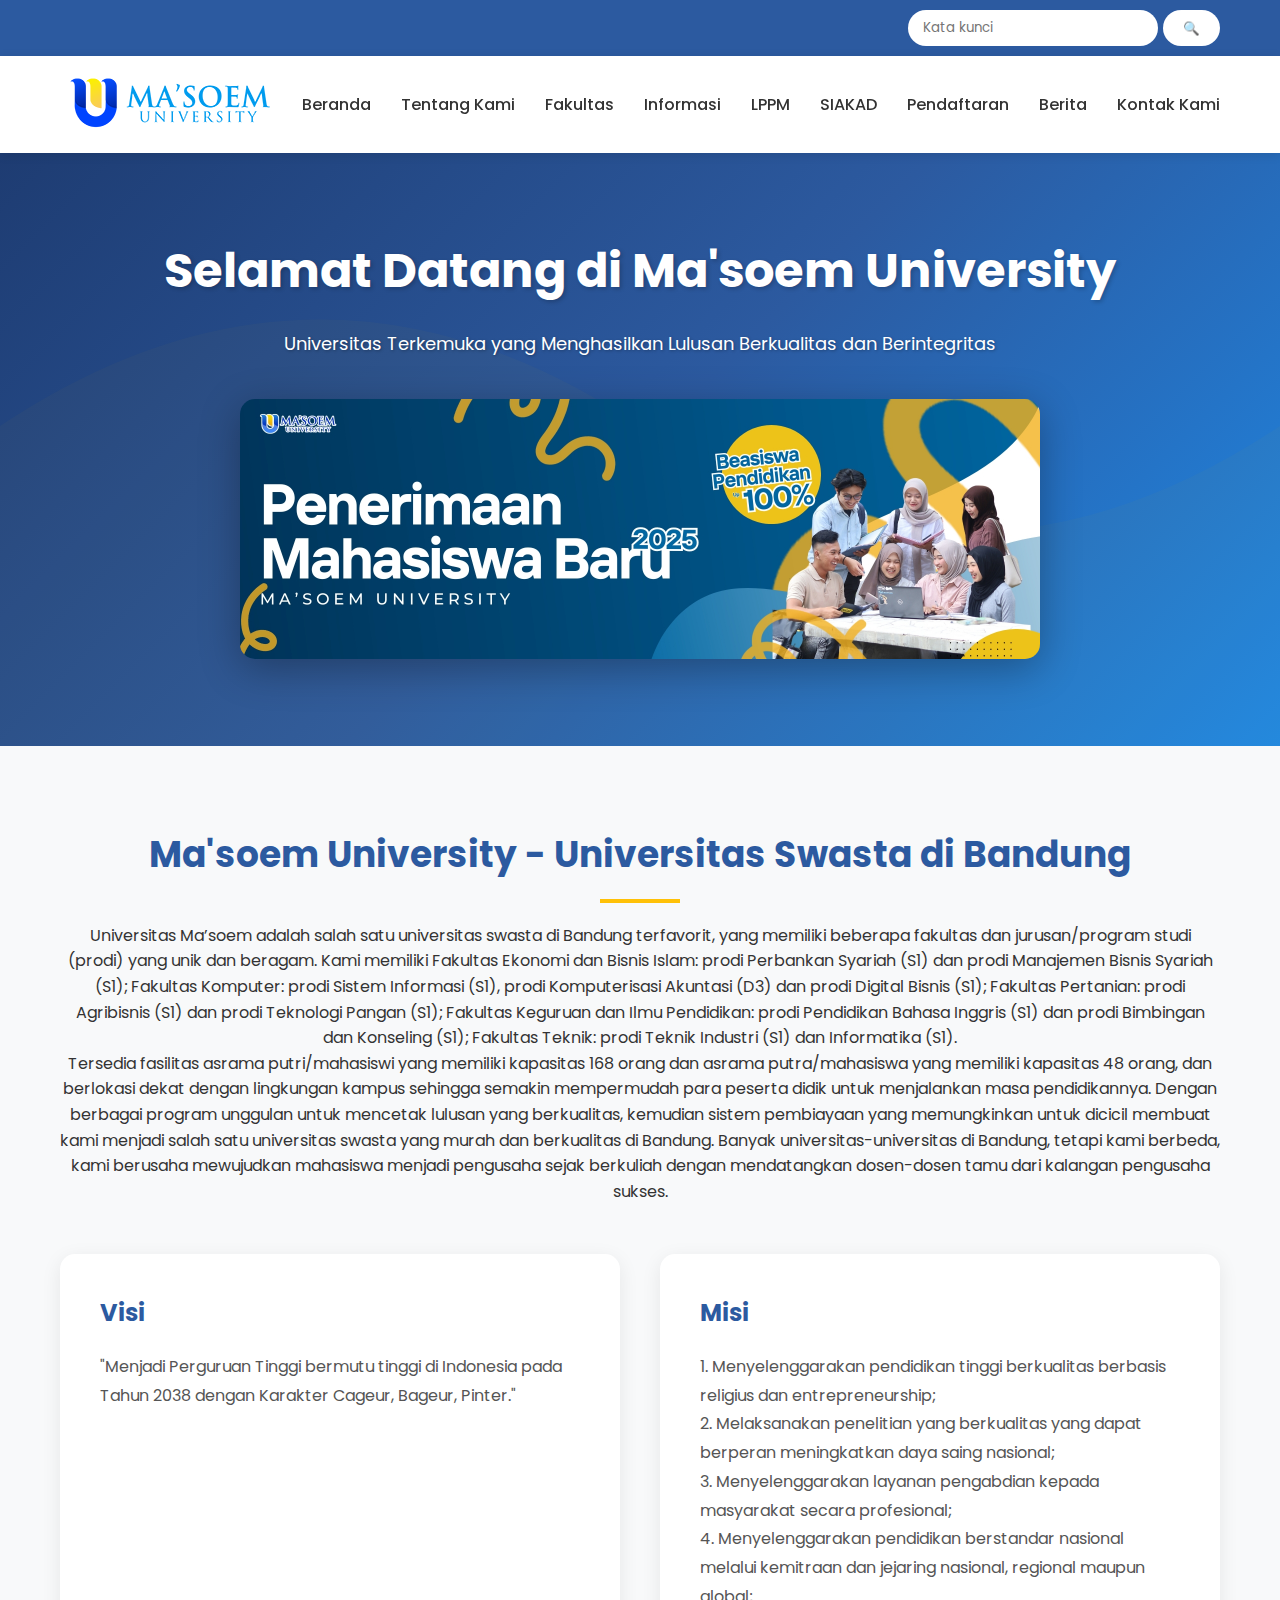
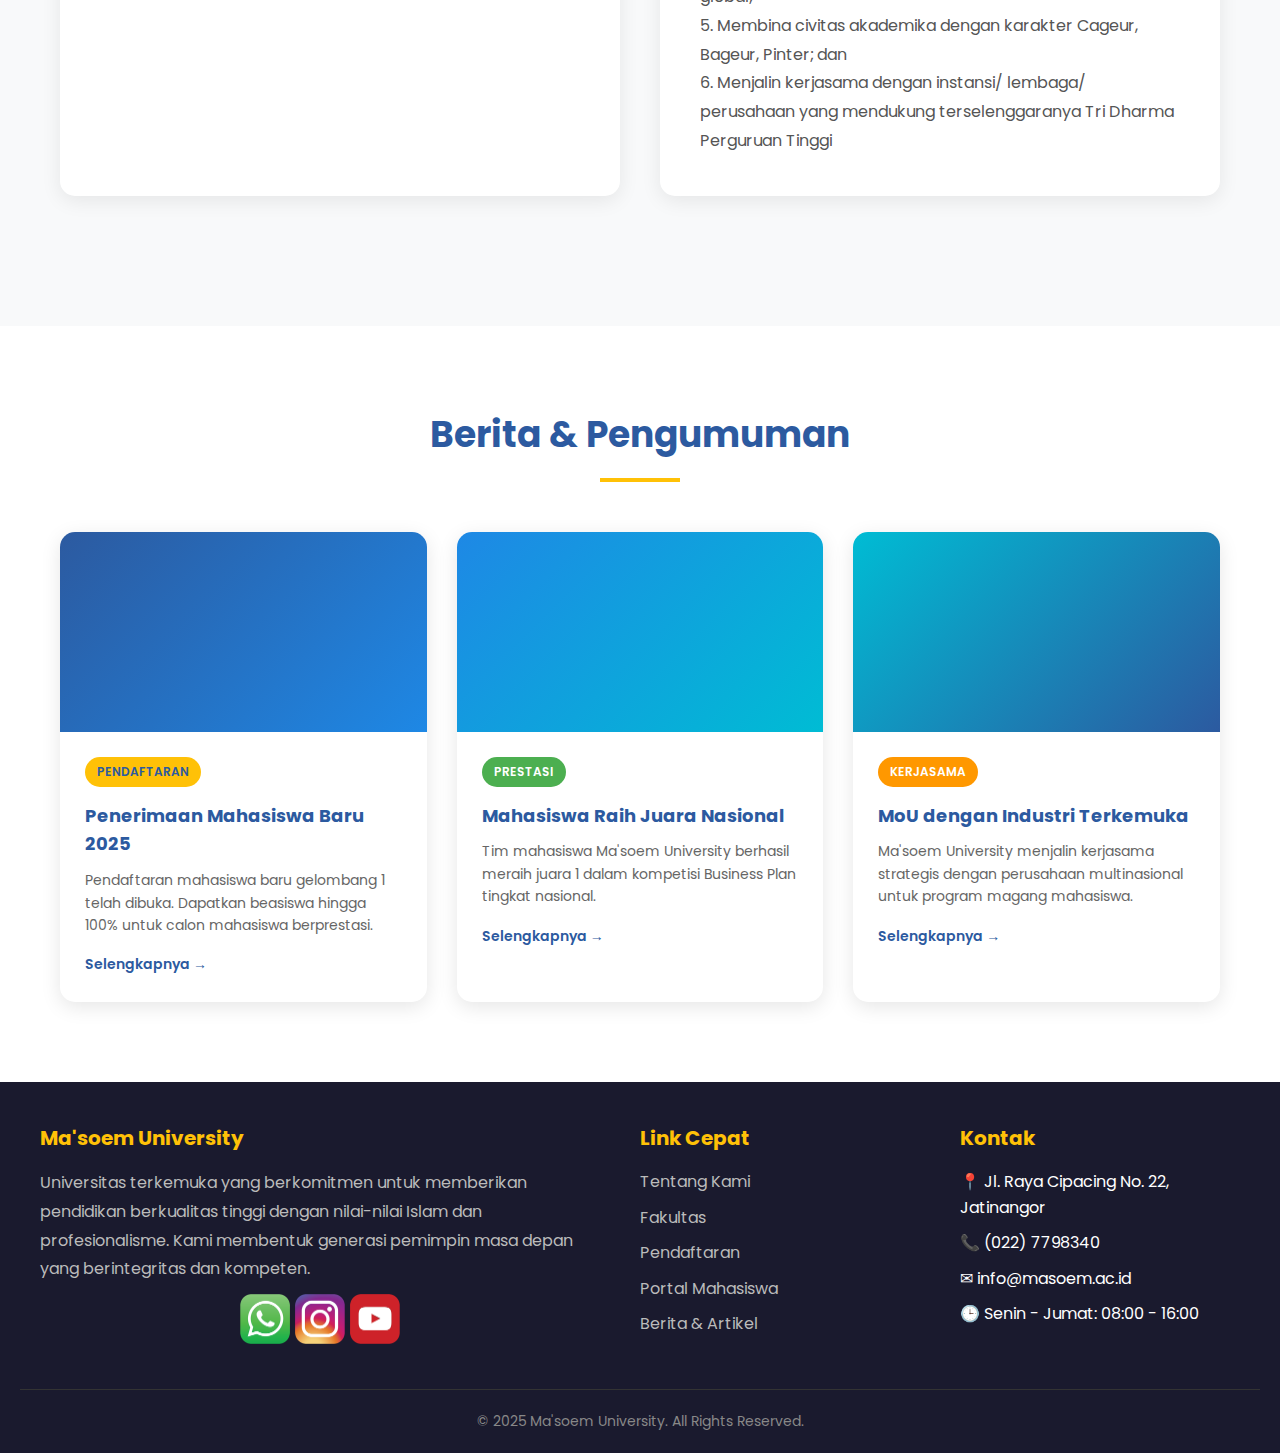
<file: index.html>
<!DOCTYPE html>
<html lang="id">
<head>
    <meta charset="UTF-8">
    <meta name="viewport" content="width=device-width, initial-scale=1.0">
    <title>Ma'soem University - Universitas Terkemuka</title>
    <link href="https://fonts.googleapis.com/css2?family=Poppins:wght@300;400;600;700&display=swap" rel="stylesheet">
    <link rel="stylesheet" href="style.css">
</head>
<body>
    <!-- TOP BAR: Bar atas dengan media sosial dan search -->
    <div class="top-bar">
        <div class="top-bar-content">
            <!-- Ikon Media Sosial -->
            <div class="social-icons">
                <a href="#" title="Twitter"></a>
                <a href="#" title="YouTube"></a>
                <a href="#" title="Instagram"> </a>
                <a href="#" title="Email"></a>
                <a href="#" title="WhatsApp"></a>
            </div>
            <!-- Kolom Pencarian -->
            <div class="search-box">
                <input type="text" placeholder="Kata kunci">
                <button>🔍</button>
            </div>
        </div>
    </div>

    <!-- HEADER: Logo dan Menu Navigasi -->
    <header>
        <div class="header-content">
            <!-- Logo Universitas -->
            <div class="logo">
                <div class="logo"></div>
                    <img src="logo.png" alt="Ma'soem University">
                <div class="logo-text">
                    
                </div>
            </div>
            <!-- Tombol Menu Mobile -->
            <div class="menu-toggle" onclick="toggleMenu()">
                <span></span>
                <span></span>
                <span></span>
            </div>
            <!-- Menu Navigasi -->
            <nav id="mainNav">
                <ul>
                    <li><a href="index.html">Beranda</a></li>
                    <li><a href="#tentang">Tentang Kami</a></li>
                    <li><a href="fakultas.html">Fakultas</a></li>
                    <li><a href="#informasi">Informasi</a></li>
                    <li><a href="#lppm">LPPM</a></li>
                    <li><a href="#siakad">SIAKAD</a></li>
                    <li><a href="#pendaftaran">Pendaftaran</a></li>
                    <li><a href="#berita">Berita</a></li>
                    <li><a href="#kontak">Kontak Kami</a></li>
                </ul>
            </nav>
        </div>
    </header>

    <!-- HERO SECTION: Banner utama dengan ilustrasi -->
    <section class="hero">
        <div class="hero-content">
            <div class=""></div>
            <h2>Selamat Datang di Ma'soem University</h2>
            <p class="hero-subtitle">
                Universitas Terkemuka yang Menghasilkan Lulusan Berkualitas dan Berintegritas
            </p>
            <!-- Ilustrasi Kampus -->
            <div class="hero-illustration">
                <img src= "Banner.jpg" alt="Ma'soem University">
            </div>
        </div>
    </section>

    <!-- SECTION TENTANG: Visi, Misi, dan Deskripsi -->
    <section class="about-section">
        <div class="container">
            <!-- Header Section -->
            <div class="section-header">
                <h2>Ma'soem University - Universitas Swasta di Bandung</h2>
                <div class="divider"></div>
                <p >
                    Universitas Ma’soem adalah salah satu universitas swasta di Bandung terfavorit, yang memiliki beberapa fakultas dan jurusan/program studi (prodi) yang unik dan beragam. Kami memiliki Fakultas Ekonomi dan Bisnis Islam: prodi Perbankan Syariah (S1) dan prodi Manajemen Bisnis Syariah (S1); Fakultas Komputer: prodi Sistem Informasi (S1), prodi Komputerisasi Akuntasi (D3) dan prodi Digital Bisnis (S1); Fakultas Pertanian: prodi Agribisnis (S1) dan prodi Teknologi Pangan (S1); Fakultas Keguruan dan Ilmu Pendidikan: prodi Pendidikan Bahasa Inggris (S1) dan prodi Bimbingan dan Konseling (S1); Fakultas Teknik: prodi Teknik Industri (S1) dan Informatika (S1).
                </p>
                <p>

                </p>
                <p>
                    Tersedia fasilitas asrama putri/mahasiswi yang memiliki kapasitas 168 orang dan asrama putra/mahasiswa yang memiliki kapasitas 48 orang, dan berlokasi dekat dengan lingkungan kampus sehingga semakin mempermudah para peserta didik untuk menjalankan masa pendidikannya. Dengan berbagai program unggulan untuk mencetak lulusan yang berkualitas, kemudian sistem pembiayaan yang memungkinkan untuk dicicil membuat kami menjadi salah satu universitas swasta yang murah dan berkualitas di Bandung. Banyak universitas-universitas di Bandung, tetapi kami berbeda, kami berusaha mewujudkan mahasiswa menjadi pengusaha sejak berkuliah dengan mendatangkan dosen-dosen tamu dari kalangan pengusaha sukses.
                </p>
            </div>
            
            <!-- Grid Visi & Misi -->
            <div class="visi-misi-grid">
                <!-- Card Visi -->
                <div class="info-card">
                    <h3>Visi</h3>
                    <p>
                        "Menjadi Perguruan Tinggi bermutu tinggi di Indonesia pada Tahun 2038 dengan Karakter Cageur, Bageur, Pinter."
                    </p>
                </div>
                
                <!-- Card Misi -->
                <div class="info-card">
                    <h3>Misi</h3>
                    <p>
                        1. Menyelenggarakan pendidikan tinggi berkualitas berbasis religius dan entrepreneurship;
                    <p> 
                        2. Melaksanakan penelitian yang berkualitas yang dapat berperan meningkatkan daya saing nasional;
                    </p>
                    <p> 
                        3. Menyelenggarakan layanan pengabdian kepada masyarakat secara profesional;
                    </p>
                    <p> 
                        4. Menyelenggarakan pendidikan berstandar nasional melalui kemitraan dan jejaring nasional, regional maupun global;
                    </p>
                    <p> 
                        5. Membina civitas akademika dengan karakter Cageur, Bageur, Pinter; dan
                    </p>
                    <p>
                        6. Menjalin kerjasama dengan instansi/ lembaga/ perusahaan yang mendukung terselenggaranya Tri Dharma Perguruan Tinggi
                    </p>
                    </p>
                </div>
            </div>
        </div>
    </section>

    <!-- SECTION BERITA: Card berita dan pengumuman -->
    <section class="news-section">
        <div class="container">
            <!-- Header Section -->
            <div class="section-header">
                <h2>Berita & Pengumuman</h2>
                <div class="divider"></div>
            </div>
            
            <!-- Grid Card Berita -->
            <div class="news-grid">
                <!-- Card Berita 1 -->
                <div class="news-card">
                    <!-- Gambar Header - Bisa diganti dengan URL gambar asli -->
                    <div class="news-image bg-gradient-1">
                        <!-- Ganti dengan: <img src="path/to/image.jpg" alt="Berita"> -->
                        <div class="news-icon"> </div>
                    </div>
                    <div class="news-content">
                        <span class="news-badge badge-yellow">PENDAFTARAN</span>
                        <h3>Penerimaan Mahasiswa Baru 2025</h3>
                        <p>Pendaftaran mahasiswa baru gelombang 1 telah dibuka. Dapatkan beasiswa hingga 100% untuk calon mahasiswa berprestasi.</p>
                        <a href="#" class="news-link">Selengkapnya →</a>
                    </div>
                </div>

                <!-- Card Berita 2 -->
                <div class="news-card">
                    <div class="news-image bg-gradient-2">
                        <div class="news-icon"></div>
                    </div>
                    <div class="news-content">
                        <span class="news-badge badge-green">PRESTASI</span>
                        <h3>Mahasiswa Raih Juara Nasional</h3>
                        <p>Tim mahasiswa Ma'soem University berhasil meraih juara 1 dalam kompetisi Business Plan tingkat nasional.</p>
                        <a href="#" class="news-link">Selengkapnya →</a>
                    </div>
                </div>

                <!-- Card Berita 3 -->
                <div class="news-card">
                    <div class="news-image bg-gradient-3">
                        <div class="news-icon"></div>
                    </div>
                    <div class="news-content">
                        <span class="news-badge badge-orange">KERJASAMA</span>
                        <h3>MoU dengan Industri Terkemuka</h3>
                        <p>Ma'soem University menjalin kerjasama strategis dengan perusahaan multinasional untuk program magang mahasiswa.</p>
                        <a href="#" class="news-link">Selengkapnya →</a>
                    </div>
                </div>
            </div>
        </div>
    </section>

    <!-- FOOTER: Informasi kontak dan link -->
    <footer>
        <div class="footer-content">
            <!-- Kolom 1: Tentang -->
            <div class="footer-section">
                <h3>Ma'soem University</h3>
                <p>Universitas terkemuka yang berkomitmen untuk memberikan pendidikan berkualitas tinggi dengan nilai-nilai Islam dan profesionalisme. Kami membentuk generasi pemimpin masa depan yang berintegritas dan kompeten.</p>
                <div class="footer-social">
                    <a href="#"><img src="WA.png" alt="WhatsApp" width="50"></a>
                    <a href="#"><img src="IG.png" alt="Instagram" width="50"></a>
                    <a href="#"><img src="YT.png" alt="YouTube" width="50"></a>
                    
                </div>
            </div>
            
            <!-- Kolom 2: Link Cepat -->
            <div class="footer-section">
                <h3>Link Cepat</h3>
                <ul class="footer-links">
                    <li><a href="#tentang">Tentang Kami</a></li>
                    <li><a href="fakultas.html">Fakultas</a></li>
                    <li><a href="#pendaftaran">Pendaftaran</a></li>
                    <li><a href="#siakad">Portal Mahasiswa</a></li>
                    <li><a href="#berita">Berita & Artikel</a></li>
                </ul>
            </div>
            
            <!-- Kolom 3: Kontak -->
            <div class="footer-section">
                <h3>Kontak</h3>
                <ul class="footer-links">
                    <li>📍 Jl. Raya Cipacing No. 22, Jatinangor</li>
                    <li>📞 (022) 7798340</li>
                    <li>✉ info@masoem.ac.id</li>
                    <li>🕒 Senin - Jumat: 08:00 - 16:00</li>
                </ul>
            </div>
        </div>
        
        <!-- Footer Bottom -->
        <div class="footer-bottom">
            <p>© 2025 Ma'soem University. All Rights Reserved.</p>
        </div>
    </footer>

    <!-- JAVASCRIPT: Menu toggle untuk mobile -->
    <script>
        // Fungsi untuk toggle menu mobile
        function toggleMenu() {
            const nav = document.getElementById('mainNav');
            nav.classList.toggle('active');
        }

        // Close menu saat link diklik
        document.querySelectorAll('nav a').forEach(link => {
            link.addEventListener('click', () => {
                document.getElementById('mainNav').classList.remove('active');
            });
        });
    </script>
</body>
</html>
</file>
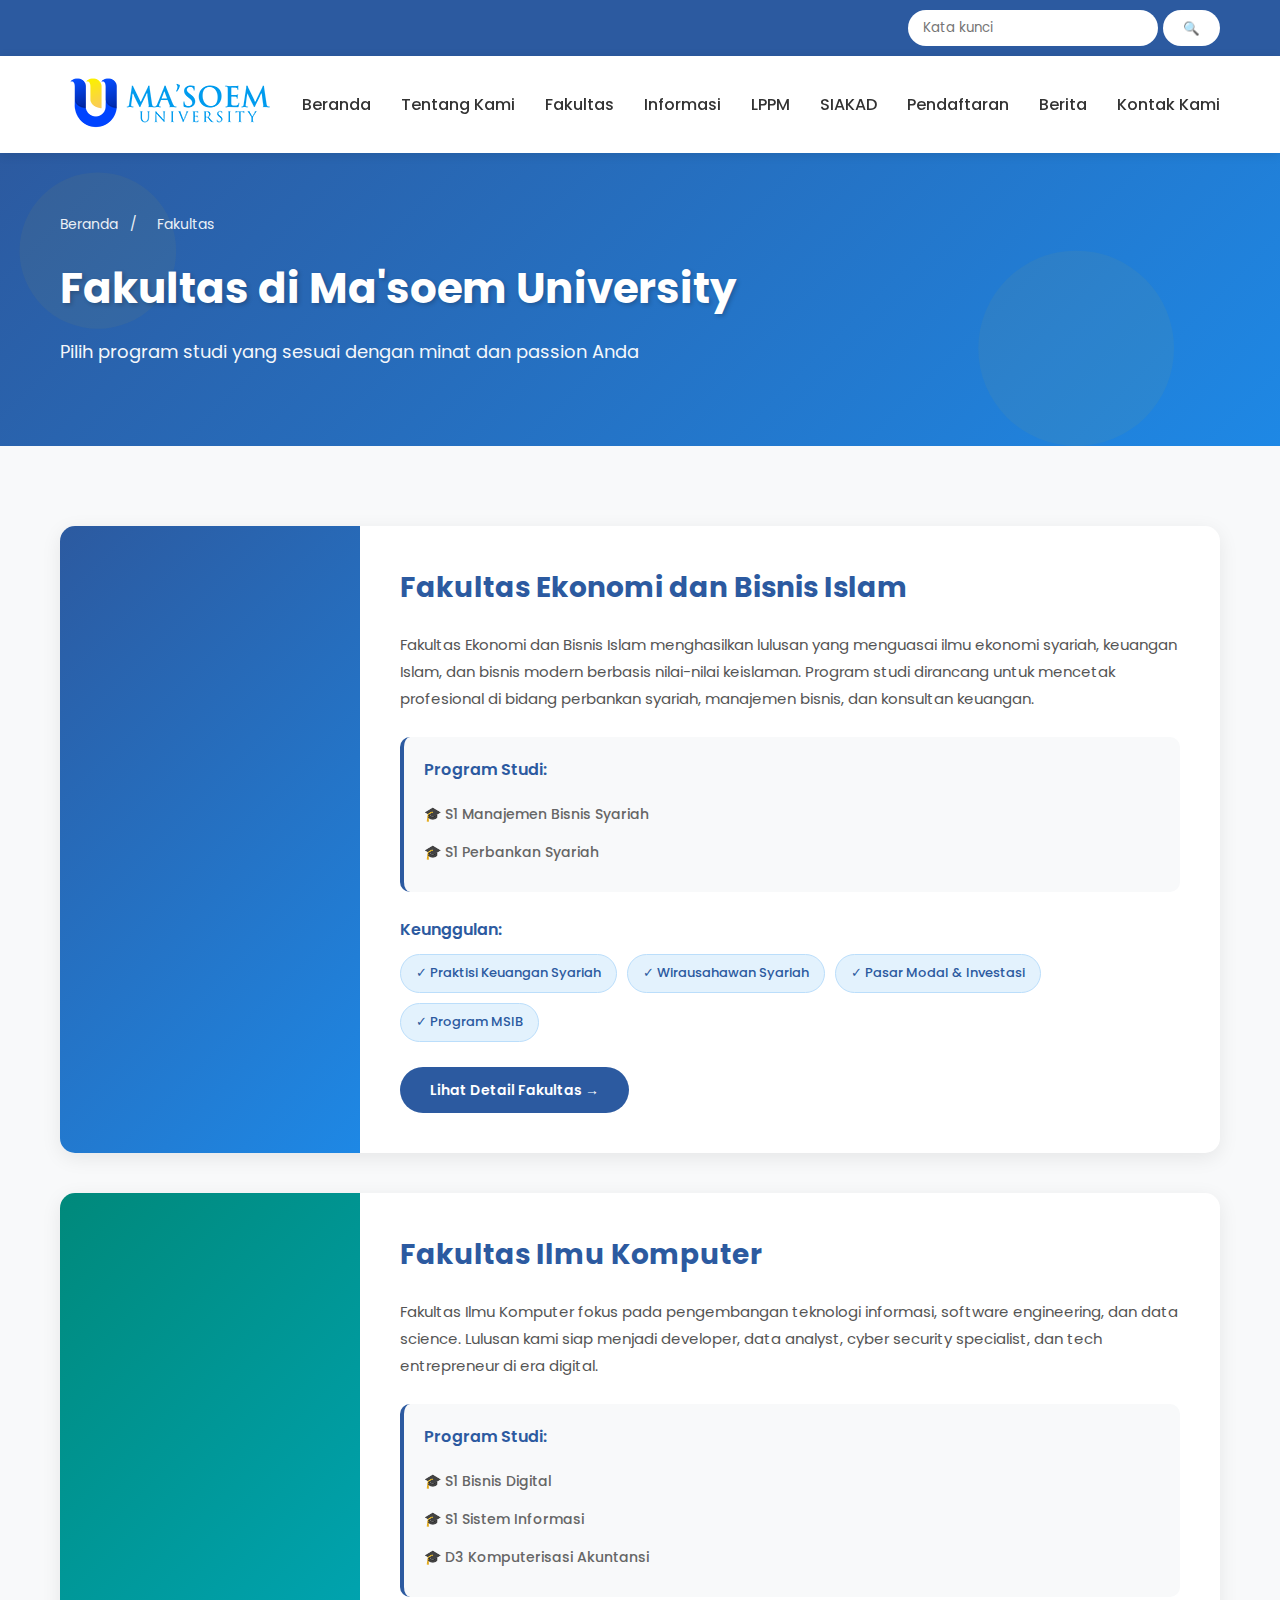
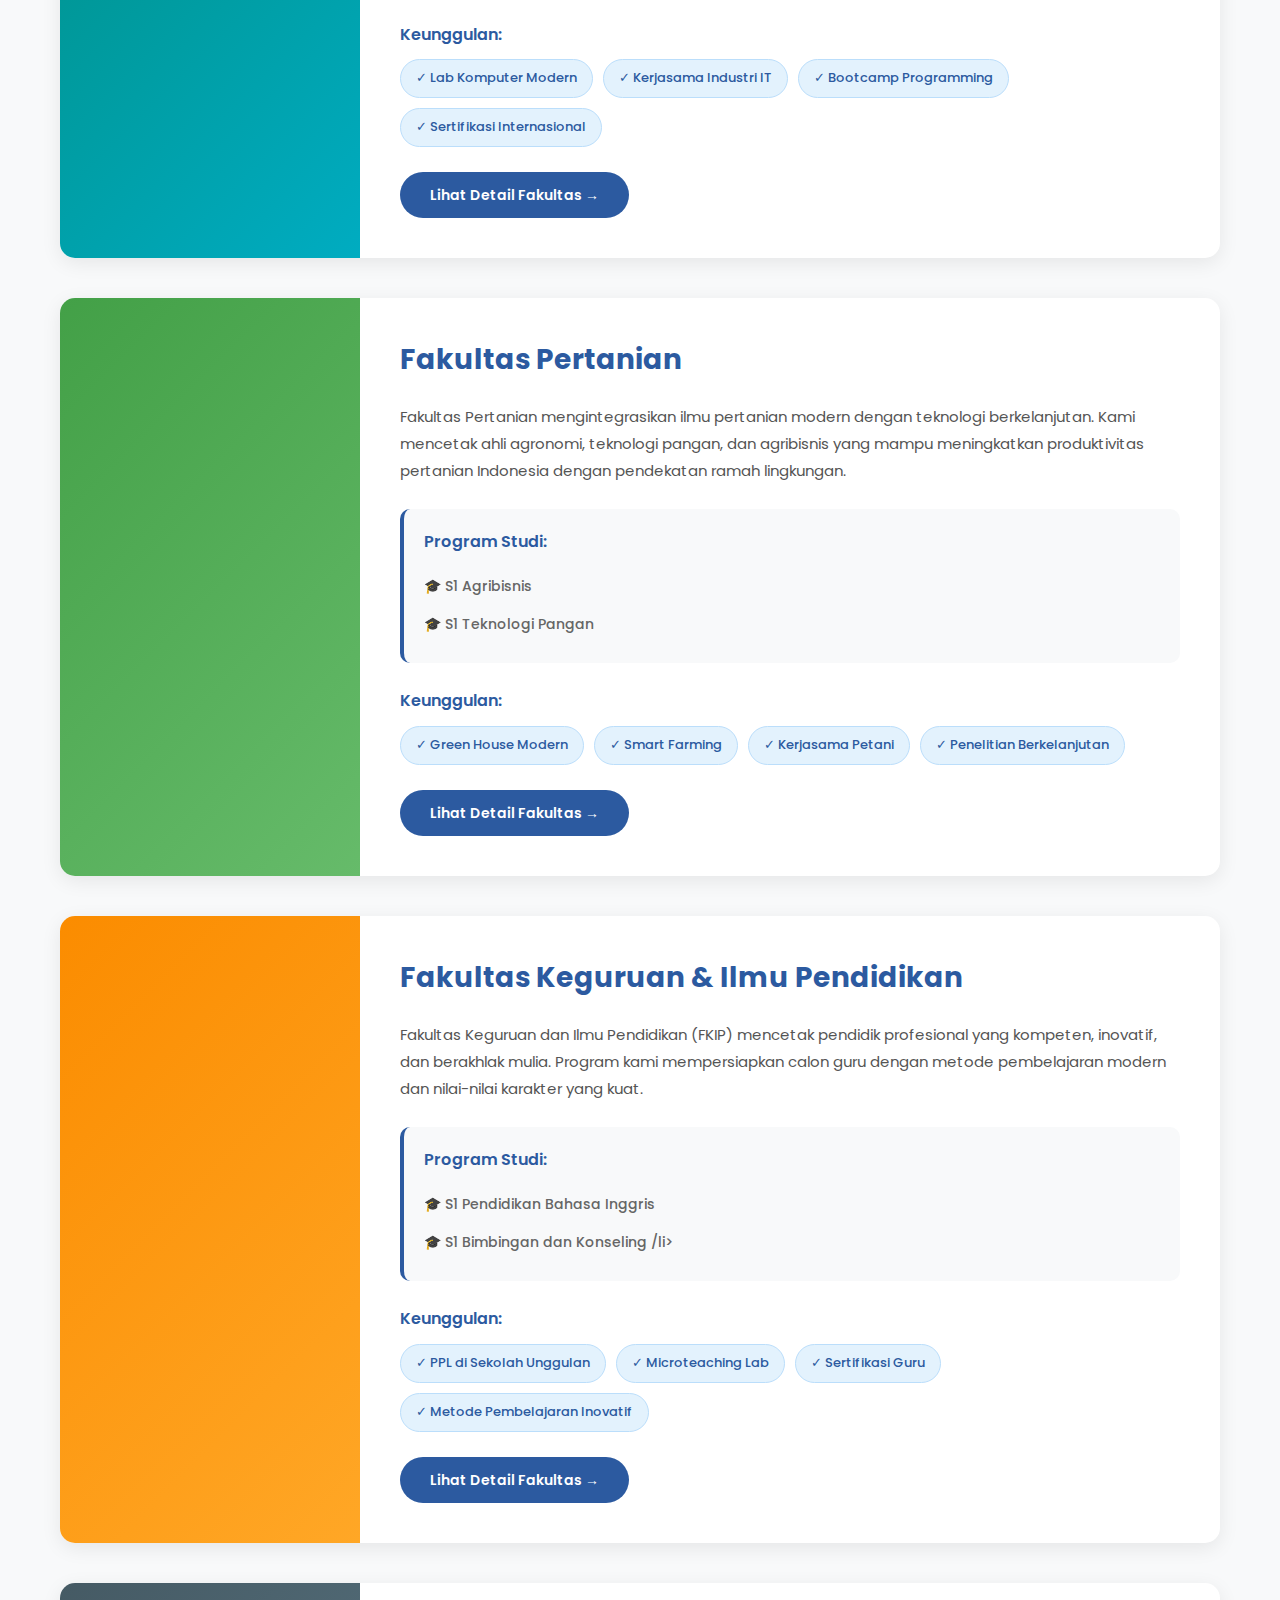
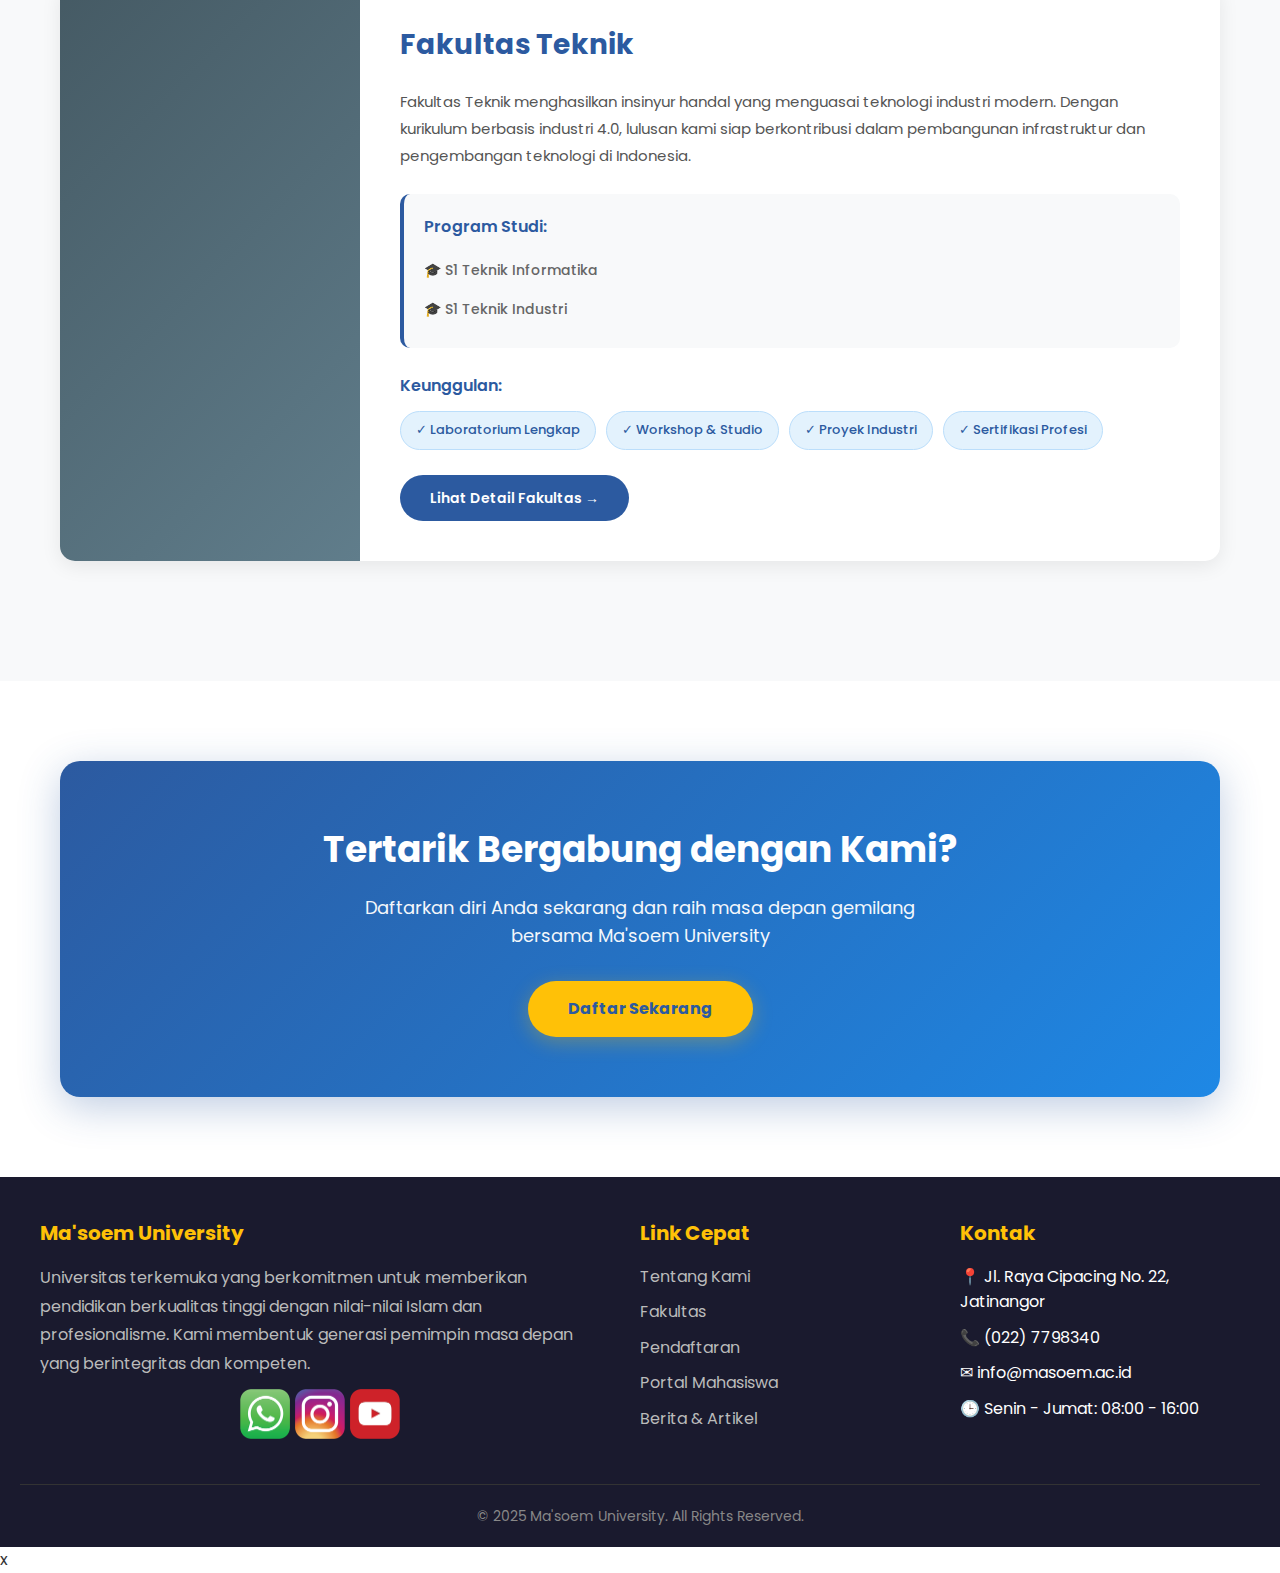
<file: fakultas.html>
<!DOCTYPE html>
<html lang="id">
<head>
    <meta charset="UTF-8">
    <meta name="viewport" content="width=device-width, initial-scale=1.0">
    <title>Fakultas - Ma'soem University</title>
    <link href="https://fonts.googleapis.com/css2?family=Poppins:wght@300;400;600;700&display=swap" rel="stylesheet">
    <link rel="stylesheet" href="style.css">
    <link rel="stylesheet" href="fakultas.css">
</head>
<body>
    <!-- TOP BAR -->
    <div class="top-bar">
        <div class="top-bar-content">
            <div class="social-icons">
                <a href="#" title="Twitter"></a>
                <a href="#" title="YouTube"></a>
                <a href="#" title="Instagram"></a>
                <a href="#" title="Email"></a>
                <a href="#" title="WhatsApp"></a>
            </div>
            <div class="search-box">
                <input type="text" placeholder="Kata kunci">
                <button>🔍</button>
            </div>
        </div>
    </div>

    <!-- HEADER -->
    <header>
        <div class="header-content">
            <div class="logo">
                <div class="logo"></div>
                    <img src="logo.png" alt="Ma'soem University">
                <div class="logo-text">
                </div>
            </div>
            <div class="menu-toggle" onclick="toggleMenu()">
                <span></span>
                <span></span>
                <span></span>
            </div>
            <nav id="mainNav">
                <ul>
                    <li><a href="index.html">Beranda</a></li>
                    <li><a href="#tentang">Tentang Kami</a></li>
                    <li><a href="fakultas.html">Fakultas</a></li>
                    <li><a href="#informasi">Informasi</a></li>
                    <li><a href="#lppm">LPPM</a></li>
                    <li><a href="#siakad">SIAKAD</a></li>
                    <li><a href="#pendaftaran">Pendaftaran</a></li>
                    <li><a href="#berita">Berita</a></li>
                    <li><a href="#kontak">Kontak Kami</a></li>
                </ul>
            </nav>
        </div>
    </header>

    <!-- PAGE HEADER - Breadcrumb & Judul -->
    <section class="page-header">
        <div class="container">
            <div class="breadcrumb">
                <a href="index.html">Beranda</a> <span>/</span> <span>Fakultas</span>
            </div>
            <h1>Fakultas di Ma'soem University</h1>
            <p>Pilih program studi yang sesuai dengan minat dan passion Anda</p>
        </div>
    </section>

    <!-- FAKULTAS LIST - Daftar 5 Fakultas -->
    <section class="fakultas-section">
        <div class="container">
            
            <!-- Fakultas 1: Ekonomi dan Bisnis Islam -->
            <div class="fakultas-item">
                <div class="fakultas-image">
                    <!-- Icon/Gambar Fakultas - bisa diganti dengan gambar asli -->
                    <div class="fakultas-icon"></div>
                </div>
                <div class="fakultas-content">
                    <h2>Fakultas Ekonomi dan Bisnis Islam</h2>
                    <p class="fakultas-desc">
                        Fakultas Ekonomi dan Bisnis Islam menghasilkan lulusan yang menguasai ilmu ekonomi syariah, keuangan Islam, dan bisnis modern berbasis nilai-nilai keislaman. Program studi dirancang untuk mencetak profesional di bidang perbankan syariah, manajemen bisnis, dan konsultan keuangan.
                    </p>
                    
                    <!-- Program Studi -->
                    <div class="prodi-list">
                        <h4>Program Studi:</h4>
                        <ul>
                            <li>🎓 S1 Manajemen Bisnis Syariah</li>
                            <li>🎓 S1 Perbankan Syariah</li>
                        </ul>
                    </div>

                    <!-- Keunggulan -->
                    <div class="keunggulan-box">
                        <h4>Keunggulan:</h4>
                        <div class="keunggulan-tags">
                            <span>✓ Praktisi Keuangan Syariah</span>
                            <span>✓ Wirausahawan Syariah</span>
                            <span>✓ Pasar Modal & Investasi</span>
                            <span>✓ Program MSIB</span>
                        </div>
                    </div>

                    <a href="#" class="btn-detail">Lihat Detail Fakultas →</a>
                </div>
            </div>

            <!-- Fakultas 2: Komputer -->
            <div class="fakultas-item">
                <div class="fakultas-image">
                    <div class="fakultas-icon"></div>
                </div>
                <div class="fakultas-content">
                    <h2>Fakultas Ilmu Komputer</h2>
                    <p class="fakultas-desc">
                        Fakultas Ilmu Komputer fokus pada pengembangan teknologi informasi, software engineering, dan data science. Lulusan kami siap menjadi developer, data analyst, cyber security specialist, dan tech entrepreneur di era digital.
                    </p>
                    
                    <div class="prodi-list">
                        <h4>Program Studi:</h4>
                        <ul>
                            <li>🎓 S1 Bisnis Digital</li>
                            <li>🎓 S1 Sistem Informasi</li>
                            <li>🎓 D3 Komputerisasi Akuntansi</li>
                        </ul>
                    </div>

                    <div class="keunggulan-box">
                        <h4>Keunggulan:</h4>
                        <div class="keunggulan-tags">
                            <span>✓ Lab Komputer Modern</span>
                            <span>✓ Kerjasama Industri IT</span>
                            <span>✓ Bootcamp Programming</span>
                            <span>✓ Sertifikasi Internasional</span>
                        </div>
                    </div>

                    <a href="#" class="btn-detail">Lihat Detail Fakultas →</a>
                </div>
            </div>

            <!-- Fakultas 3: Pertanian -->
            <div class="fakultas-item">
                <div class="fakultas-image">
                    <div class="fakultas-icon"></div>
                </div>
                <div class="fakultas-content">
                    <h2>Fakultas Pertanian</h2>
                    <p class="fakultas-desc">
                        Fakultas Pertanian mengintegrasikan ilmu pertanian modern dengan teknologi berkelanjutan. Kami mencetak ahli agronomi, teknologi pangan, dan agribisnis yang mampu meningkatkan produktivitas pertanian Indonesia dengan pendekatan ramah lingkungan.
                    </p>
                    
                    <div class="prodi-list">
                        <h4>Program Studi:</h4>
                        <ul>
                            <li>🎓 S1 Agribisnis</li>
                            <li>🎓 S1 Teknologi Pangan</li>
                        </ul>
                    </div>

                    <div class="keunggulan-box">
                        <h4>Keunggulan:</h4>
                        <div class="keunggulan-tags">
                            <span>✓ Green House Modern</span>
                            <span>✓ Smart Farming</span>
                            <span>✓ Kerjasama Petani</span>
                            <span>✓ Penelitian Berkelanjutan</span>
                        </div>
                    </div>

                    <a href="#" class="btn-detail">Lihat Detail Fakultas →</a>
                </div>
            </div>

            <!-- Fakultas 4: Keguruan & Ilmu Pendidikan -->
            <div class="fakultas-item">
                <div class="fakultas-image">
                    <div class="fakultas-icon"></div>
                </div>
                <div class="fakultas-content">
                    <h2>Fakultas Keguruan & Ilmu Pendidikan</h2>
                    <p class="fakultas-desc">
                        Fakultas Keguruan dan Ilmu Pendidikan (FKIP) mencetak pendidik profesional yang kompeten, inovatif, dan berakhlak mulia. Program kami mempersiapkan calon guru dengan metode pembelajaran modern dan nilai-nilai karakter yang kuat.
                    </p>
                    
                    <div class="prodi-list">
                        <h4>Program Studi:</h4>
                        <ul>
                            <li>🎓 S1 Pendidikan Bahasa Inggris</li>
                            <li>🎓 S1 Bimbingan dan Konseling /li>
                        </ul>
                    </div>

                    <div class="keunggulan-box">
                        <h4>Keunggulan:</h4>
                        <div class="keunggulan-tags">
                            <span>✓ PPL di Sekolah Unggulan</span>
                            <span>✓ Microteaching Lab</span>
                            <span>✓ Sertifikasi Guru</span>
                            <span>✓ Metode Pembelajaran Inovatif</span>
                        </div>
                    </div>

                    <a href="#" class="btn-detail">Lihat Detail Fakultas →</a>
                </div>
            </div>

            <!-- Fakultas 5: Teknik -->
            <div class="fakultas-item">
                <div class="fakultas-image">
                    <div class="fakultas-icon"></div>
                </div>
                <div class="fakultas-content">
                    <h2>Fakultas Teknik</h2>
                    <p class="fakultas-desc">
                        Fakultas Teknik menghasilkan insinyur handal yang menguasai teknologi industri modern. Dengan kurikulum berbasis industri 4.0, lulusan kami siap berkontribusi dalam pembangunan infrastruktur dan pengembangan teknologi di Indonesia.
                    </p>
                    
                    <div class="prodi-list">
                        <h4>Program Studi:</h4>
                        <ul>
                            <li>🎓 S1 Teknik Informatika</li>
                            <li>🎓 S1 Teknik Industri</li>
                        </ul>
                    </div>

                    <div class="keunggulan-box">
                        <h4>Keunggulan:</h4>
                        <div class="keunggulan-tags">
                            <span>✓ Laboratorium Lengkap</span>
                            <span>✓ Workshop & Studio</span>
                            <span>✓ Proyek Industri</span>
                            <span>✓ Sertifikasi Profesi</span>
                        </div>
                    </div>

                    <a href="#" class="btn-detail">Lihat Detail Fakultas →</a>
                </div>
            </div>

        </div>
    </section>

    <!-- CTA Section -->
    <section class="cta-section">
        <div class="container">
            <div class="cta-box">
                <h2>Tertarik Bergabung dengan Kami?</h2>
                <p>Daftarkan diri Anda sekarang dan raih masa depan gemilang bersama Ma'soem University</p>
                <a href="#" class="btn-cta">Daftar Sekarang</a>
            </div>
        </div>
    </section>

    <!-- FOOTER -->
    <footer>
        <div class="footer-content">
            <div class="footer-section">
                <h3>Ma'soem University</h3>
                <p>Universitas terkemuka yang berkomitmen untuk memberikan pendidikan berkualitas tinggi dengan nilai-nilai Islam dan profesionalisme. Kami membentuk generasi pemimpin masa depan yang berintegritas dan kompeten.</p>
                <div class="footer-social">
                    <a href="#"><img src="WA.png" alt="WhatsApp" width="50"></a>
                    <a href="#"><img src="IG.png" alt="Instagram" width="50"></a>
                    <a href="#"><img src="YT.png" alt="YouTube" width="50"></a>
                </div>
            </div>
            
            <div class="footer-section">
                <h3>Link Cepat</h3>
                <ul class="footer-links">
                    <li><a href="#tentang">Tentang Kami</a></li>
                    <li><a href="fakultas.html">Fakultas</a></li>
                    <li><a href="#pendaftaran">Pendaftaran</a></li>
                    <li><a href="#siakad">Portal Mahasiswa</a></li>
                    <li><a href="#berita">Berita & Artikel</a></li>
                </ul>
            </div>
            
            <div class="footer-section">
                <h3>Kontak</h3>
                <ul class="footer-links">
                    <li>📍 Jl. Raya Cipacing No. 22, Jatinangor</li>
                    <li>📞 (022) 7798340</li>
                    <li>✉ info@masoem.ac.id</li>
                    <li>🕒 Senin - Jumat: 08:00 - 16:00</li>
                </ul>
            </div>
        </div>
        
        <div class="footer-bottom">
            <p>© 2025 Ma'soem University. All Rights Reserved.</p>
        </div>
    </footer>

    <!-- JAVASCRIPT -->
    <script>
        function toggleMenu() {
            const nav = document.getElementById('mainNav');
            nav.classList.toggle('active');
        }

        document.querySelectorAll('nav a').forEach(link => {
            link.addEventListener('click', () => {
                document.getElementById('mainNav').classList.remove('active');
            });
        });
    </script>
</body>
</html>x
</file>
<file: fakultas.css>
/* ============================================
   HALAMAN FAKULTAS - MA'SOEM UNIVERSITY
   Style khusus untuk halaman daftar fakultas
   ============================================ */

/* ============================================
   PAGE HEADER - Header halaman dengan breadcrumb
   ============================================ */
.page-header {
    background: linear-gradient(135deg, #2c5aa0, #1e88e5);
    padding: 60px 20px 80px;
    color: white;
    position: relative;
    overflow: hidden;
}

/* Pattern background */
.page-header::before {
    content: '';
    position: absolute;
    top: 0;
    left: 0;
    right: 0;
    bottom: 0;
    background: url('data:image/svg+xml,<svg xmlns="http://www.w3.org/2000/svg" viewBox="0 0 1200 300"><circle cx="100" cy="100" r="80" fill="rgba(255,193,7,0.1)"/><circle cx="1100" cy="200" r="100" fill="rgba(255,193,7,0.1)"/></svg>') no-repeat;
    opacity: 0.5;
}

.page-header .container {
    position: relative;
    z-index: 1;
}

/* Breadcrumb Navigation */
.breadcrumb {
    font-size: 14px;
    margin-bottom: 20px;
    opacity: 0.9;
}

.breadcrumb a {
    color: white;
    text-decoration: none;
    transition: opacity 0.3s;
}

.breadcrumb a:hover {
    opacity: 0.7;
}

.breadcrumb span {
    margin: 0 8px;
}

/* Judul Halaman */
.page-header h1 {
    font-size: 42px;
    font-weight: 700;
    margin-bottom: 15px;
    text-shadow: 2px 2px 4px rgba(0,0,0,0.2);
}

.page-header p {
    font-size: 18px;
    opacity: 0.95;
}


/* ============================================
   FAKULTAS SECTION - Daftar Fakultas
   ============================================ */
.fakultas-section {
    padding: 80px 20px;
    background: #f8f9fa;
}

/* Item Fakultas Individual */
.fakultas-item {
    background: white;
    border-radius: 15px;
    box-shadow: 0 5px 20px rgba(0,0,0,0.08);
    margin-bottom: 40px;
    overflow: hidden;
    display: grid;
    grid-template-columns: 300px 1fr;
    transition: box-shadow 0.3s;
}

.fakultas-item:hover {
    box-shadow: 0 8px 30px rgba(0,0,0,0.12);
}

/* Gambar/Icon Fakultas */
.fakultas-image {
    background: linear-gradient(135deg, #2c5aa0, #1e88e5);
    display: flex;
    align-items: center;
    justify-content: center;
    padding: 40px;
    position: relative;
}

/* Jika menggunakan gambar asli, uncomment kode berikut:
.fakultas-image img {
    width: 100%;
    height: 100%;
    object-fit: cover;
}
*/

.fakultas-icon {
    font-size: 120px;
    filter: drop-shadow(0 4px 10px rgba(0,0,0,0.2));
}

/* Konten Fakultas */
.fakultas-content {
    padding: 40px;
}

.fakultas-content h2 {
    color: #2c5aa0;
    font-size: 28px;
    margin-bottom: 20px;
    font-weight: 700;
}

/* Deskripsi Fakultas */
.fakultas-desc {
    color: #555;
    line-height: 1.8;
    margin-bottom: 25px;
    font-size: 15px;
}

/* Daftar Program Studi */
.prodi-list {
    margin-bottom: 25px;
    padding: 20px;
    background: #f8f9fa;
    border-radius: 10px;
    border-left: 4px solid #2c5aa0;
}

.prodi-list h4 {
    color: #2c5aa0;
    font-size: 16px;
    margin-bottom: 12px;
    font-weight: 600;
}

.prodi-list ul {
    list-style: none;
    padding: 0;
}

.prodi-list ul li {
    padding: 8px 0;
    color: #666;
    font-size: 14px;
    font-weight: 500;
}

/* Box Keunggulan */
.keunggulan-box {
    margin-bottom: 25px;
}

.keunggulan-box h4 {
    color: #2c5aa0;
    font-size: 16px;
    margin-bottom: 12px;
    font-weight: 600;
}

/* Tags Keunggulan */
.keunggulan-tags {
    display: flex;
    flex-wrap: wrap;
    gap: 10px;
}

.keunggulan-tags span {
    background: #e3f2fd;
    color: #2c5aa0;
    padding: 8px 15px;
    border-radius: 20px;
    font-size: 13px;
    font-weight: 500;
    border: 1px solid #bbdefb;
}

/* Tombol Detail */
.btn-detail {
    display: inline-block;
    background: #2c5aa0;
    color: white;
    padding: 12px 30px;
    border-radius: 25px;
    text-decoration: none;
    font-weight: 600;
    transition: background 0.3s, transform 0.3s;
    font-size: 14px;
}

.btn-detail:hover {
    background: #1e3c72;
    transform: translateX(5px);
}


/* ============================================
   CTA SECTION - Call to Action
   ============================================ */
.cta-section {
    padding: 80px 20px;
    background: white;
}

.cta-box {
    background: linear-gradient(135deg, #2c5aa0, #1e88e5);
    padding: 60px 40px;
    border-radius: 20px;
    text-align: center;
    color: white;
    box-shadow: 0 10px 40px rgba(44,90,160,0.3);
}

.cta-box h2 {
    font-size: 36px;
    margin-bottom: 15px;
    font-weight: 700;
}

.cta-box p {
    font-size: 18px;
    margin-bottom: 30px;
    opacity: 0.95;
    max-width: 600px;
    margin-left: auto;
    margin-right: auto;
}

/* Tombol CTA */
.btn-cta {
    display: inline-block;
    background: #ffc107;
    color: #2c5aa0;
    padding: 15px 40px;
    border-radius: 30px;
    text-decoration: none;
    font-weight: 700;
    font-size: 16px;
    transition: background 0.3s, transform 0.3s;
    box-shadow: 0 5px 20px rgba(255,193,7,0.3);
}

.btn-cta:hover {
    background: #ffb300;
    transform: translateY(-3px);
    box-shadow: 0 8px 25px rgba(255,193,7,0.4);
}


/* ============================================
   RESPONSIVE DESIGN - Mobile & Tablet
   ============================================ */

/* Tablet (max-width: 968px) */
@media (max-width: 968px) {
    .page-header h1 {
        font-size: 32px;
    }

    /* Fakultas Item menjadi 1 kolom */
    .fakultas-item {
        grid-template-columns: 1fr;
    }

    .fakultas-image {
        padding: 60px 40px;
    }

    .fakultas-icon {
        font-size: 100px;
    }

    .fakultas-content {
        padding: 30px;
    }

    .cta-box h2 {
        font-size: 28px;
    }
}

/* Mobile Kecil (max-width: 480px) */
@media (max-width: 480px) {
    .page-header {
        padding: 40px 20px 60px;
    }

    .page-header h1 {
        font-size: 24px;
    }

    .page-header p {
        font-size: 16px;
    }

    .fakultas-content h2 {
        font-size: 22px;
    }

    .fakultas-desc {
        font-size: 14px;
    }

    .fakultas-icon {
        font-size: 80px;
    }

    .keunggulan-tags span {
        font-size: 12px;
        padding: 6px 12px;
    }

    .cta-box {
        padding: 40px 20px;
    }

    .cta-box h2 {
        font-size: 24px;
    }

    .cta-box p {
        font-size: 16px;
    }
}


/* ============================================
   VARIASI WARNA FAKULTAS (Opsional)
   Bisa digunakan untuk membedakan fakultas
   ============================================ */

/* Ekonomi & Bisnis Islam - Biru */
.fakultas-item:nth-child(1) .fakultas-image {
    background: linear-gradient(135deg, #2c5aa0, #1e88e5);
}

/* Ilmu Komputer - Cyan */
.fakultas-item:nth-child(2) .fakultas-image {
    background: linear-gradient(135deg, #00897b, #00acc1);
}

/* Pertanian - Hijau */
.fakultas-item:nth-child(3) .fakultas-image {
    background: linear-gradient(135deg, #43a047, #66bb6a);
}

/* Keguruan & Pendidikan - Orange */
.fakultas-item:nth-child(4) .fakultas-image {
    background: linear-gradient(135deg, #fb8c00, #ffa726);
}

/* Teknik - Abu-abu Gelap */
.fakultas-item:nth-child(5) .fakultas-image {
    background: linear-gradient(135deg, #455a64, #607d8b);
}
</file>
<file: style.css>
/* ============================================
   MA'SOEM UNIVERSITY - STYLESHEET
   ============================================ */

/* === RESET & GLOBAL STYLES === */
* {
    margin: 0;
    padding: 0;
    box-sizing: border-box;
}

body {
    font-family: 'Poppins', sans-serif;
    color: #333;
    line-height: 1.6;
}

/* Container untuk membatasi lebar konten */
.container {
    max-width: 1200px;
    margin: 0 auto;
    padding: 0 20px;
}


/* ============================================
   TOP BAR - Bar atas dengan sosmed & search
   ============================================ */
.top-bar {
    background: #2c5aa0;
    padding: 10px 0;
}

.top-bar-content {
    max-width: 1200px;
    margin: 0 auto;
    padding: 0 20px;
    display: flex;
    justify-content: space-between;
    align-items: center;
}

/* Ikon Media Sosial */
.social-icons {
    display: flex;
    gap: 15px;
}

.social-icons a {
    color: white;
    font-size: 18px;
    text-decoration: none;
    transition: opacity 0.3s;
}

.social-icons a:hover {
    opacity: 0.7;
}

/* Kolom Pencarian */
.search-box {
    display: flex;
    gap: 5px;
}

.search-box input {
    padding: 8px 15px;
    border: none;
    border-radius: 20px;
    width: 250px;
    font-family: 'Poppins', sans-serif;
}

.search-box button {
    background: #ffffff;
    border: none;
    padding: 8px 20px;
    border-radius: 20px;
    color: #2c5aa0;
    font-weight: 600;
    cursor: pointer;
    transition: background 0.3s;
}

.search-box button:hover {
    background: #ffffff;
}


/* ============================================
   HEADER - Logo dan Menu Navigasi
   ============================================ */
header {
    background: white;
    box-shadow: 0 2px 10px rgba(0,0,0,0.1);
    position: sticky;
    top: 0;
    z-index: 1000;
}

.header-content {
    max-width: 1200px;
    margin: 0 auto;
    padding: 15px 20px;
    display: flex;
    justify-content: space-between;
    align-items: center;
}

/* Logo Universitas */
.logo {
    display: flex;
    align-items: center;
    gap: 10px;
}

.logo-img {
    width: 50px;
    height: 50px;
    background: linear-gradient(135deg, #2c5aa0, #1e88e5);
    border-radius: 8px;
    display: flex;
    align-items: center;
    justify-content: center;
    color: white;
    font-weight: 700;
    font-size: 24px;
}

.logo-text h1 {
    color: #2c5aa0;
    font-size: 22px;
    font-weight: 700;
}

.logo-text p {
    color: #00bcd4;
    font-size: 12px;
    font-weight: 300;
}

/* Menu Navigasi */
nav ul {
    list-style: none;
    display: flex;
    gap: 30px;
}

nav ul li a {
    text-decoration: none;
    color: #333;
    font-weight: 500;
    transition: color 0.3s;
    position: relative;
}

nav ul li a:hover {
    color: #2c5aa0;
}

/* Underline animasi pada hover */
nav ul li a::after {
    content: '';
    position: absolute;
    bottom: -5px;
    left: 0;
    width: 0;
    height: 2px;
    background: #2c5aa0;
    transition: width 0.3s;
}

nav ul li a:hover::after {
    width: 100%;
}

/* Tombol Menu Mobile (hamburger) */
.menu-toggle {
    display: none;
    flex-direction: column;
    gap: 5px;
    cursor: pointer;
}

.menu-toggle span {
    width: 25px;
    height: 3px;
    background: #2c5aa0;
    transition: 0.3s;
}


/* ============================================
   HERO SECTION - Banner utama
   ============================================ */
.hero {
    background: linear-gradient(135deg, #1e3c72 0%, #2c5aa0 50%, #1e88e5 100%);
    padding: 80px 20px;
    position: relative;
    overflow: hidden;
}

/* Pattern background SVG */
.hero::before {
    content: '';
    position: absolute;
    top: 0;
    left: 0;
    right: 0;
    bottom: 0;
    background: url('data:image/svg+xml,<svg xmlns="http://www.w3.org/2000/svg" viewBox="0 0 1200 600"><path d="M0,300 Q300,100 600,300 T1200,300 L1200,600 L0,600 Z" fill="rgba(255,193,7,0.1)"/></svg>') no-repeat bottom;
    background-size: cover;
    opacity: 0.3;
}

.hero-content {
    max-width: 1200px;
    margin: 0 auto;
    position: relative;
    z-index: 1;
    text-align: center;
}

/* Badge Penerimaan */
.hero-badge {
    display: inline-block;
    background: #ffc107;
    color: #2c5aa0;
    padding: 10px 25px;
    border-radius: 30px;
    font-weight: 700;
    font-size: 16px;
    margin-bottom: 20px;
    box-shadow: 0 4px 15px rgba(255,193,7,0.3);
}

.hero h2 {
    color: white;
    font-size: 48px;
    font-weight: 700;
    margin-bottom: 20px;
    text-shadow: 2px 2px 4px rgba(0,0,0,0.2);
}

.hero-subtitle {
    color: white;
    font-size: 18px;
    margin-bottom: 30px;
    text-shadow: 1px 1px 3px rgba(0,0,0,0.3);
    max-width: 800px;
    margin-left: auto;
    margin-right: auto;
}

/* Ilustrasi Hero */
.hero-illustration {
    margin-top: 40px;
    position: relative;
}

.hero-illustration img {
    width: 100%;
    max-width: 800px;
    border-radius: 15px;
    box-shadow: 0 10px 40px rgba(0,0,0,0.3);
}


/* ============================================
   SECTION TENTANG - Visi & Misi
   ============================================ */
.about-section {
    padding: 80px 20px;
    background: #f8f9fa;
}

/* Header Section (digunakan di berbagai section) */
.section-header {
    text-align: center;
    margin-bottom: 50px;
}

.section-header h2 {
    color: #2c5aa0;
    font-size: 36px;
    margin-bottom: 15px;
}

.divider {
    width: 80px;
    height: 4px;
    background: #ffc107;
    margin: 0 auto;
    margin-bottom: 20px;
}

.section-description {
    color: #666;
    max-width: 800px;
    margin: 0 auto;
    line-height: 1.8;
    font-size: 16px;
}

/* Grid Visi & Misi */
.visi-misi-grid {
    display: grid;
    grid-template-columns: 1fr 1fr;
    gap: 40px;
    margin-bottom: 50px;
}

/* Card Info (Visi/Misi) */
.info-card {
    background: white;
    padding: 40px;
    border-radius: 15px;
    box-shadow: 0 5px 20px rgba(0,0,0,0.08);
}

.info-card h3 {
    color: #2c5aa0;
    font-size: 24px;
    margin-bottom: 20px;
}

.info-card p {
    color: #555;
    line-height: 1.8;
}


/* ============================================
   SECTION BERITA - Card Berita & Pengumuman
   ============================================ */
.news-section {
    padding: 80px 20px;
    background: white;
}

/* Grid Card Berita (3 kolom) */
.news-grid {
    display: grid;
    grid-template-columns: repeat(3, 1fr);
    gap: 30px;
}

/* Card Berita Individual */
.news-card {
    background: white;
    border-radius: 15px;
    overflow: hidden;
    box-shadow: 0 5px 20px rgba(0,0,0,0.1);
    /* Animasi hover dihapus */
}

/* Gambar Header Berita */
.news-image {
    height: 200px;
    display: flex;
    align-items: center;
    justify-content: center;
    color: white;
    font-size: 60px;
    position: relative;
}

/* Jika ingin menggunakan gambar asli, gunakan:
.news-image img {
    width: 100%;
    height: 200px;
    object-fit: cover;
}
*/

/* Icon placeholder (bisa dihapus jika pakai gambar) */
.news-icon {
    font-size: 60px;
}

/* Background gradient untuk placeholder */
.bg-gradient-1 {
    background: linear-gradient(135deg, #2c5aa0, #1e88e5);
}

.bg-gradient-2 {
    background: linear-gradient(135deg, #1e88e5, #00bcd4);
}

.bg-gradient-3 {
    background: linear-gradient(135deg, #00bcd4, #2c5aa0);
}

/* Konten Card Berita */
.news-content {
    padding: 25px;
}

/* Badge Kategori */
.news-badge {
    padding: 5px 12px;
    border-radius: 20px;
    font-size: 12px;
    font-weight: 600;
    display: inline-block;
}

.badge-yellow {
    background: #ffc107;
    color: #2c5aa0;
}

.badge-green {
    background: #4caf50;
    color: white;
}

.badge-orange {
    background: #ff9800;
    color: white;
}

/* Judul Berita */
.news-content h3 {
    color: #2c5aa0;
    margin-top: 15px;
    margin-bottom: 10px;
    font-size: 18px;
}

/* Deskripsi Berita */
.news-content p {
    color: #666;
    font-size: 14px;
    line-height: 1.6;
    margin-bottom: 15px;
}

/* Link "Selengkapnya" */
.news-link {
    color: #2c5aa0;
    text-decoration: none;
    font-weight: 600;
    font-size: 14px;
}

.news-link:hover {
    text-decoration: underline;
}


/* ============================================
   FOOTER - Informasi Kontak & Link
   ============================================ */
footer {
    background: #1a1a2e;
    color: white;
    padding: 40px 20px 20px;
}

.footer-content {
    max-width: 1200px;
    margin: 0 auto;
    display: grid;
    grid-template-columns: 2fr 1fr 1fr;
    gap: 40px;
    margin-bottom: 30px;
}

.footer-section h3 {
    color: #ffc107;
    margin-bottom: 15px;
    font-size: 20px;
}

.footer-section p {
    color: #bbb;
    line-height: 1.8;
}

/* Link Footer */
.footer-links {
    list-style: none;
}

.footer-links li {
    margin-bottom: 10px;
}

.footer-links a {
    color: #bbb;
    text-decoration: none;
    transition: color 0.3s;
}

.footer-links a:hover {
    color: #ffc107;
}

/* Ikon Sosial Media Footer */
.footer-social {
    display: flex;
    gap: 20px;
    margin-top: 15px;

    display: flex;
    justify-content: center;
    align-items: center;
    gap: 15px; /* jarak antar ikon */
    margin-bottom: 20px;
}

.footer-social a {
    width: 40px;
    height: 40px;
    background: #2c5aa0;
    border-radius: 50%;
    display: flex;
    align-items: center;
    justify-content: center;
    color: white;
    text-decoration: none;
    transition: background 0.3s;
}

.footer-social a:hover {
    background: #ffc107;
    color: #1a1a2e;
}

/* Footer Bottom - Copyright */
.footer-bottom {
    text-align: center;
    padding-top: 20px;
    border-top: 1px solid #333;
    color: #888;
    font-size: 14px;
}


/* ============================================
   RESPONSIVE DESIGN - Mobile & Tablet
   ============================================ */

/* Tablet & Mobile (max-width: 968px) */
@media (max-width: 968px) {
    /* Top Bar */
    .top-bar-content {
        flex-direction: column;
        gap: 10px;
    }

    .search-box input {
        width: 200px;
    }

    /* Menu Mobile */
    nav {
        display: none;
    }

    .menu-toggle {
        display: flex;
    }

    nav.active {
        display: block;
        position: absolute;
        top: 100%;
        left: 0;
        right: 0;
        background: white;
        box-shadow: 0 5px 15px rgba(0,0,0,0.1);
    }

    nav.active ul {
        flex-direction: column;
        padding: 20px;
        gap: 10px;
    }

    /* Hero */
    .hero h2 {
        font-size: 32px;
    }

    /* Grid menjadi 1 kolom */
    .visi-misi-grid,
    .news-grid {
        grid-template-columns: 1fr;
    }

    .footer-content {
        grid-template-columns: 1fr;
        gap: 30px;
    }
}

/* Mobile Kecil (max-width: 480px) */
@media (max-width: 480px) {
    .hero h2 {
        font-size: 24px;
    }

    .info-card {
        padding: 20px;
    }

    .search-box {
        flex-direction: column;
        width: 100%;
    }

    .search-box input {
        width: 100%;
    }

    .section-header h2 {
        font-size: 28px;
    }
}
</file>
